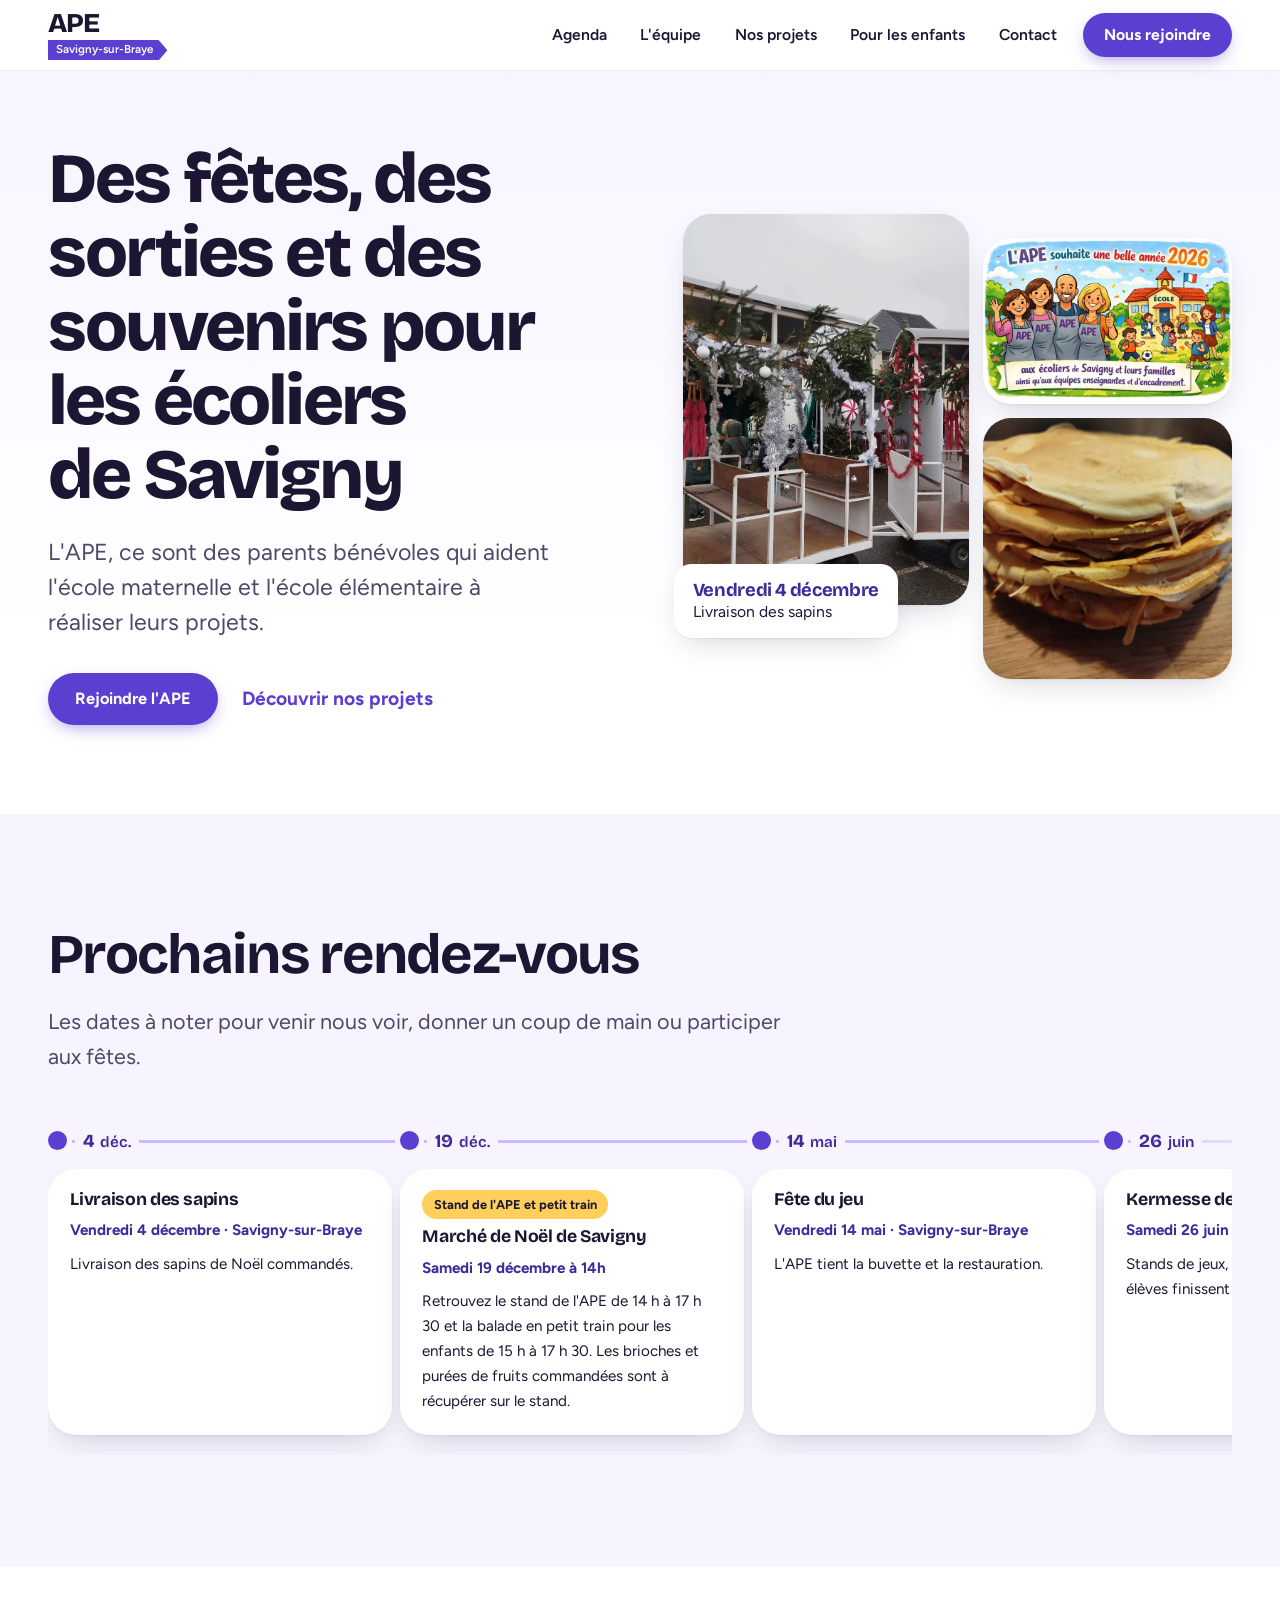
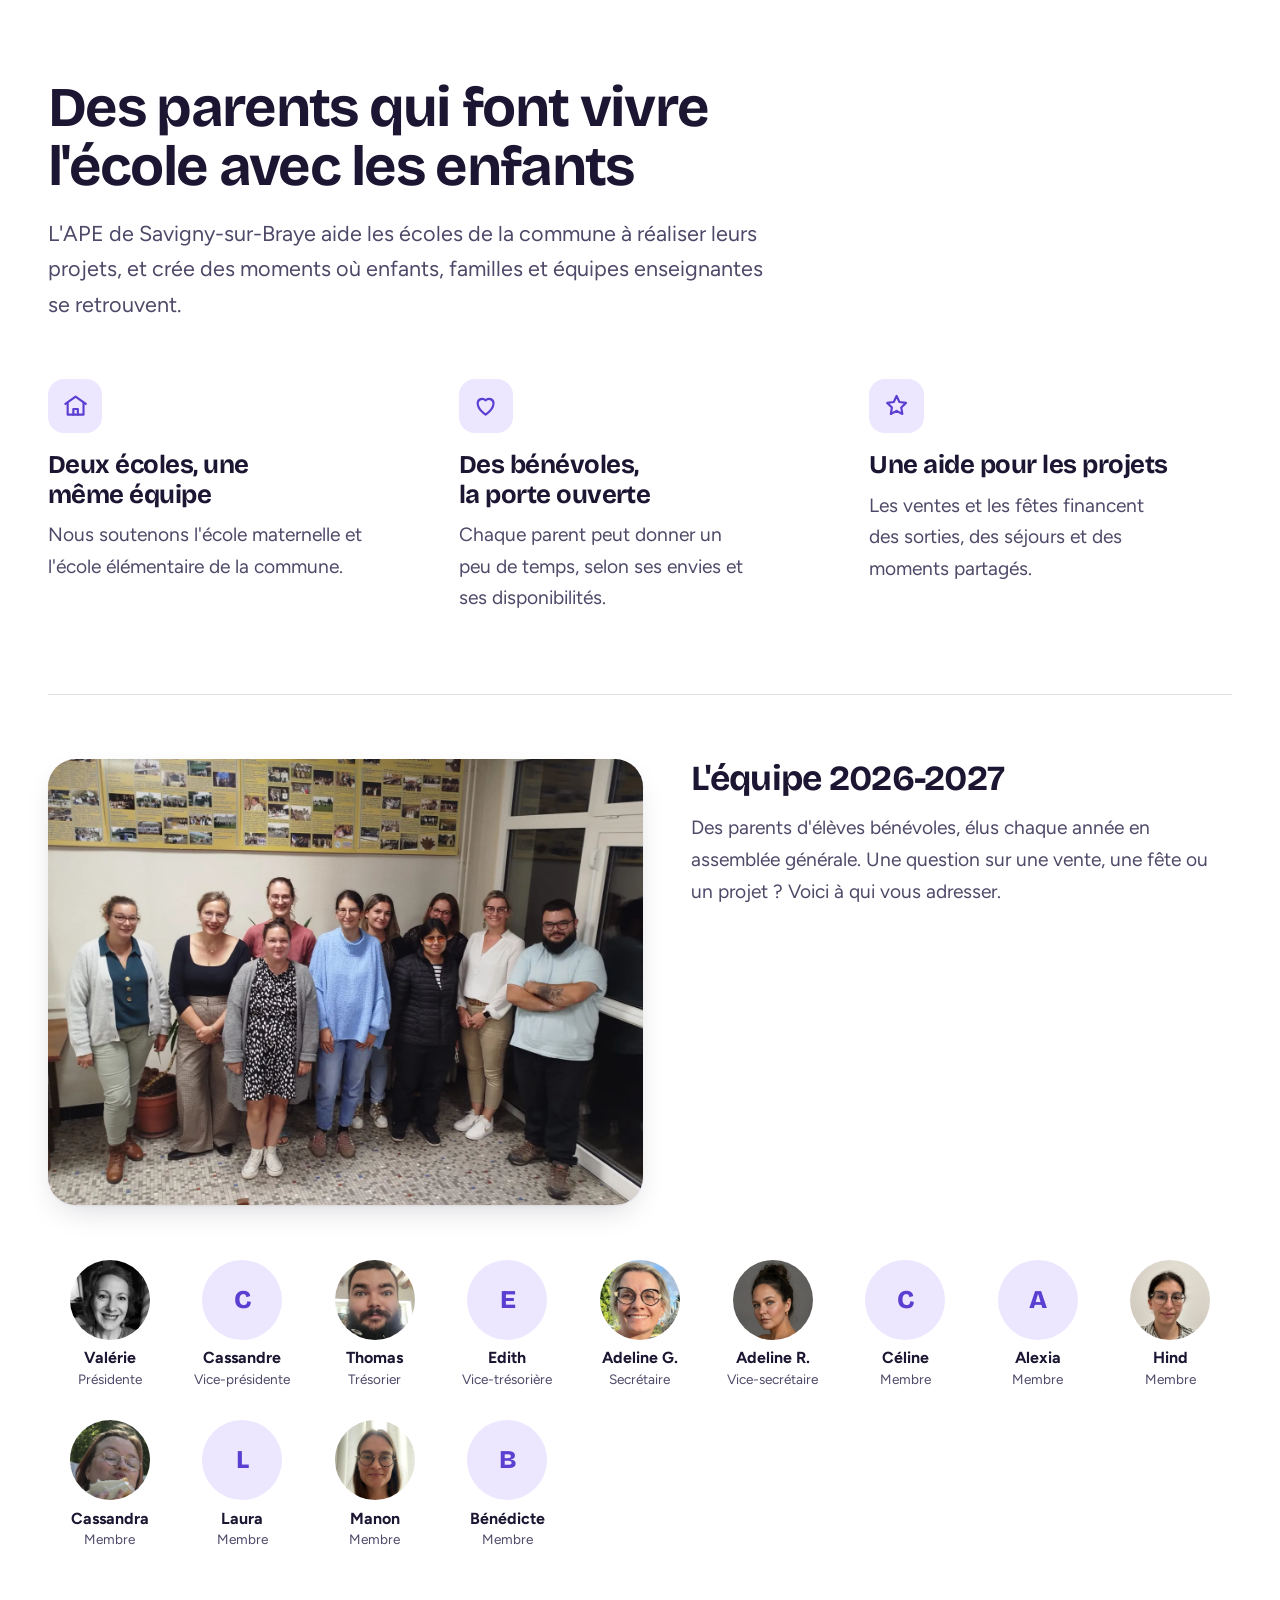
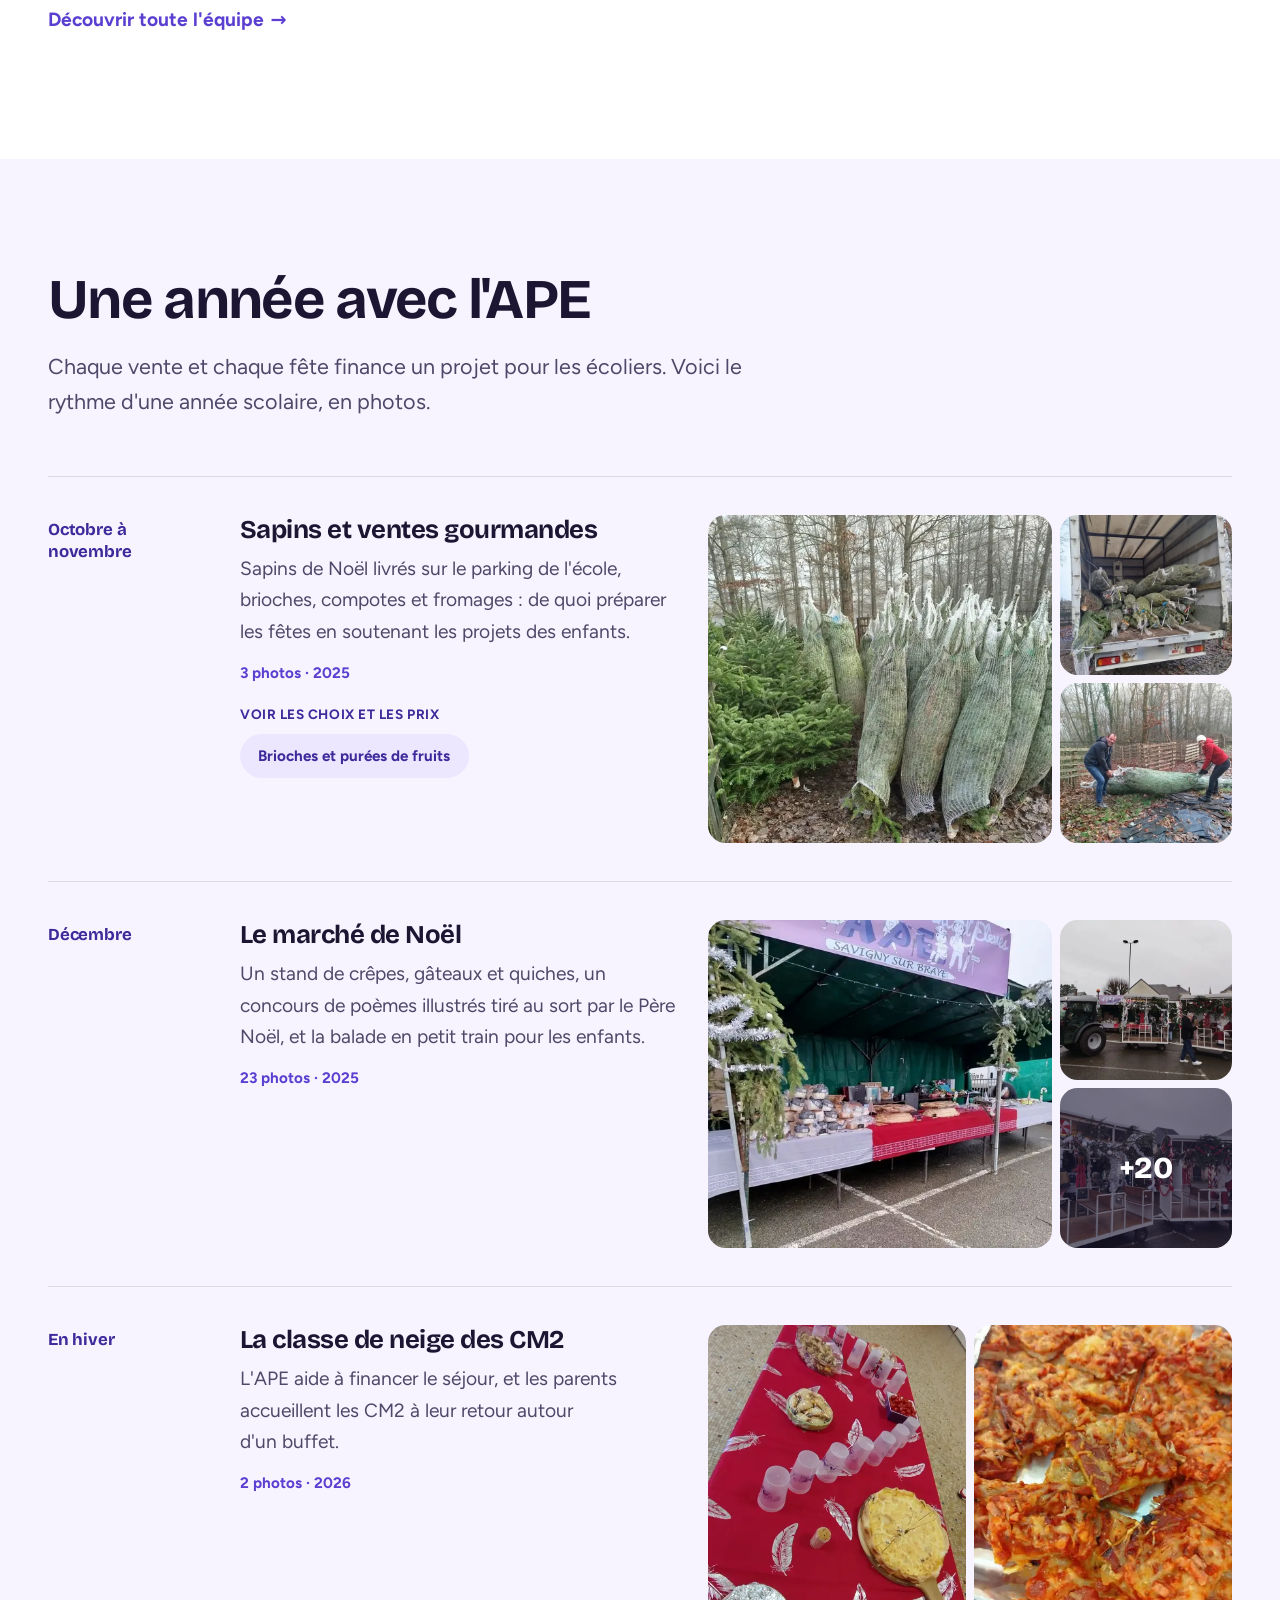
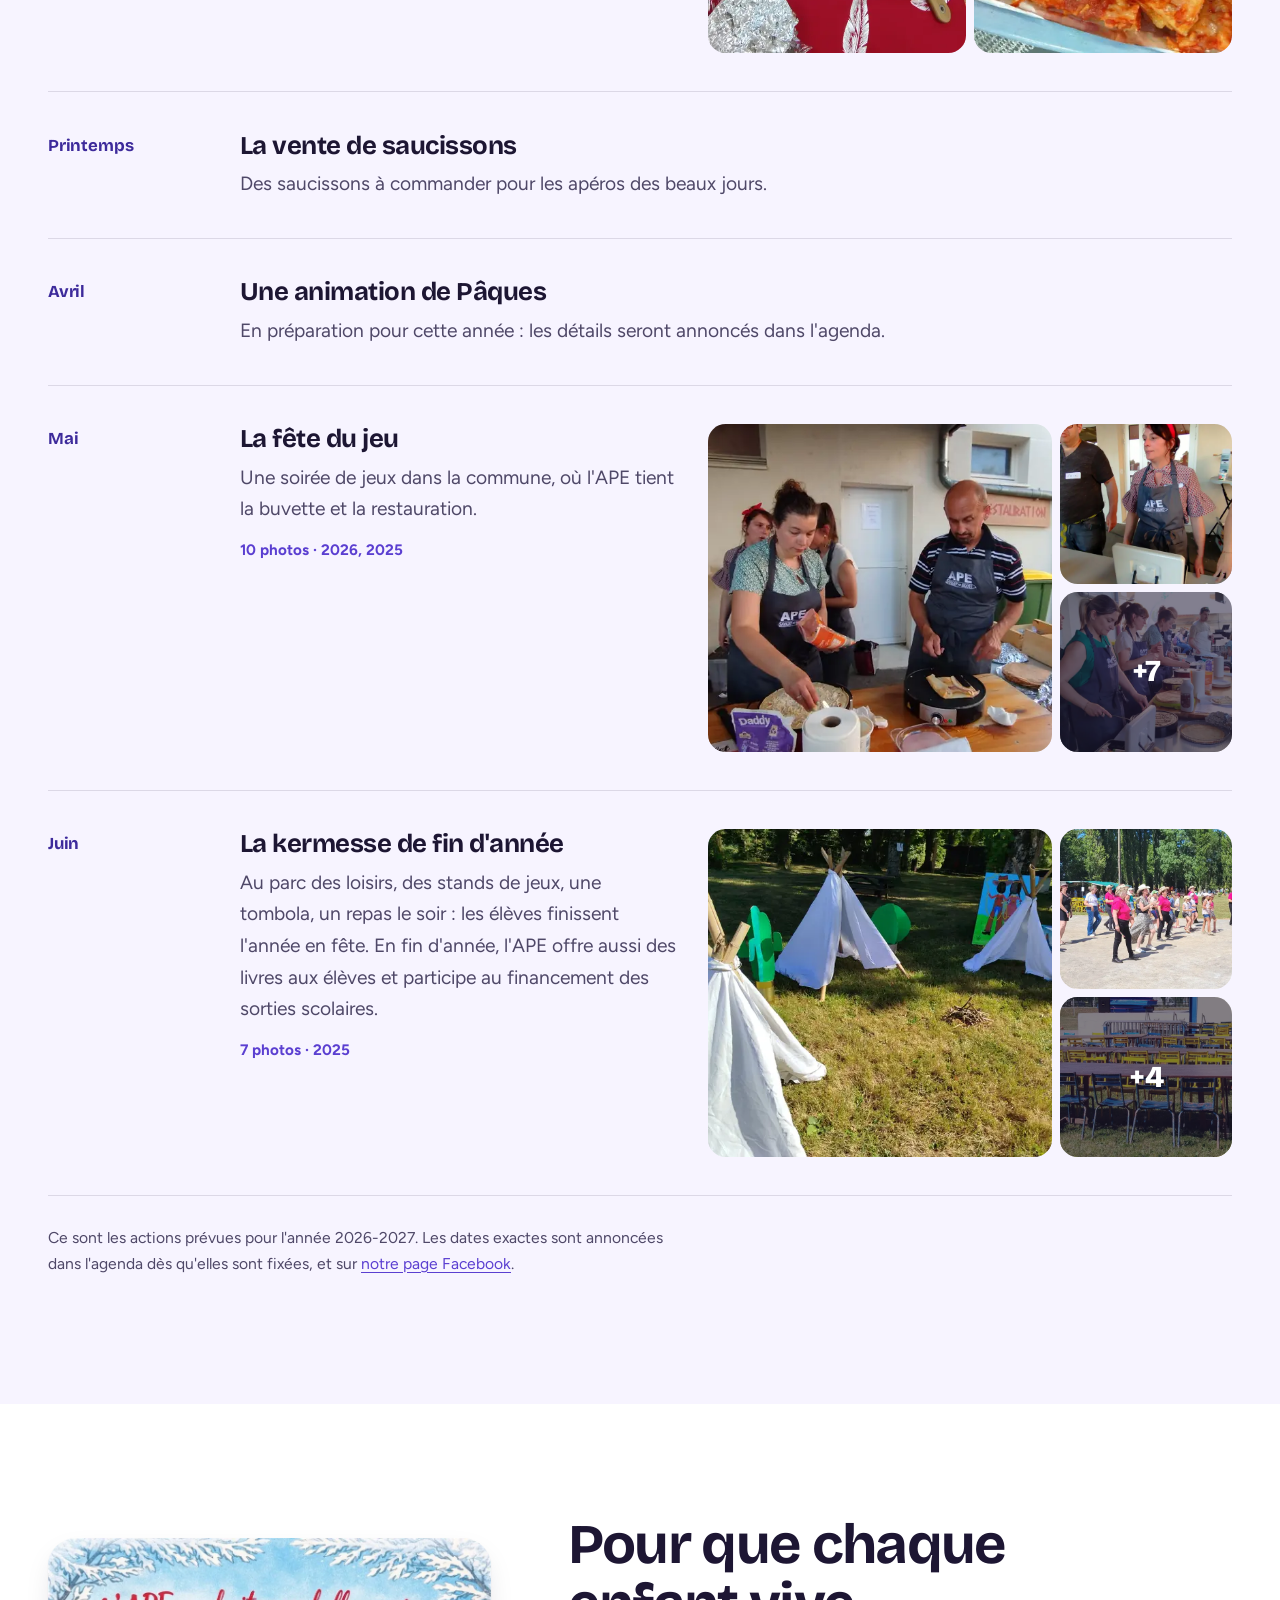
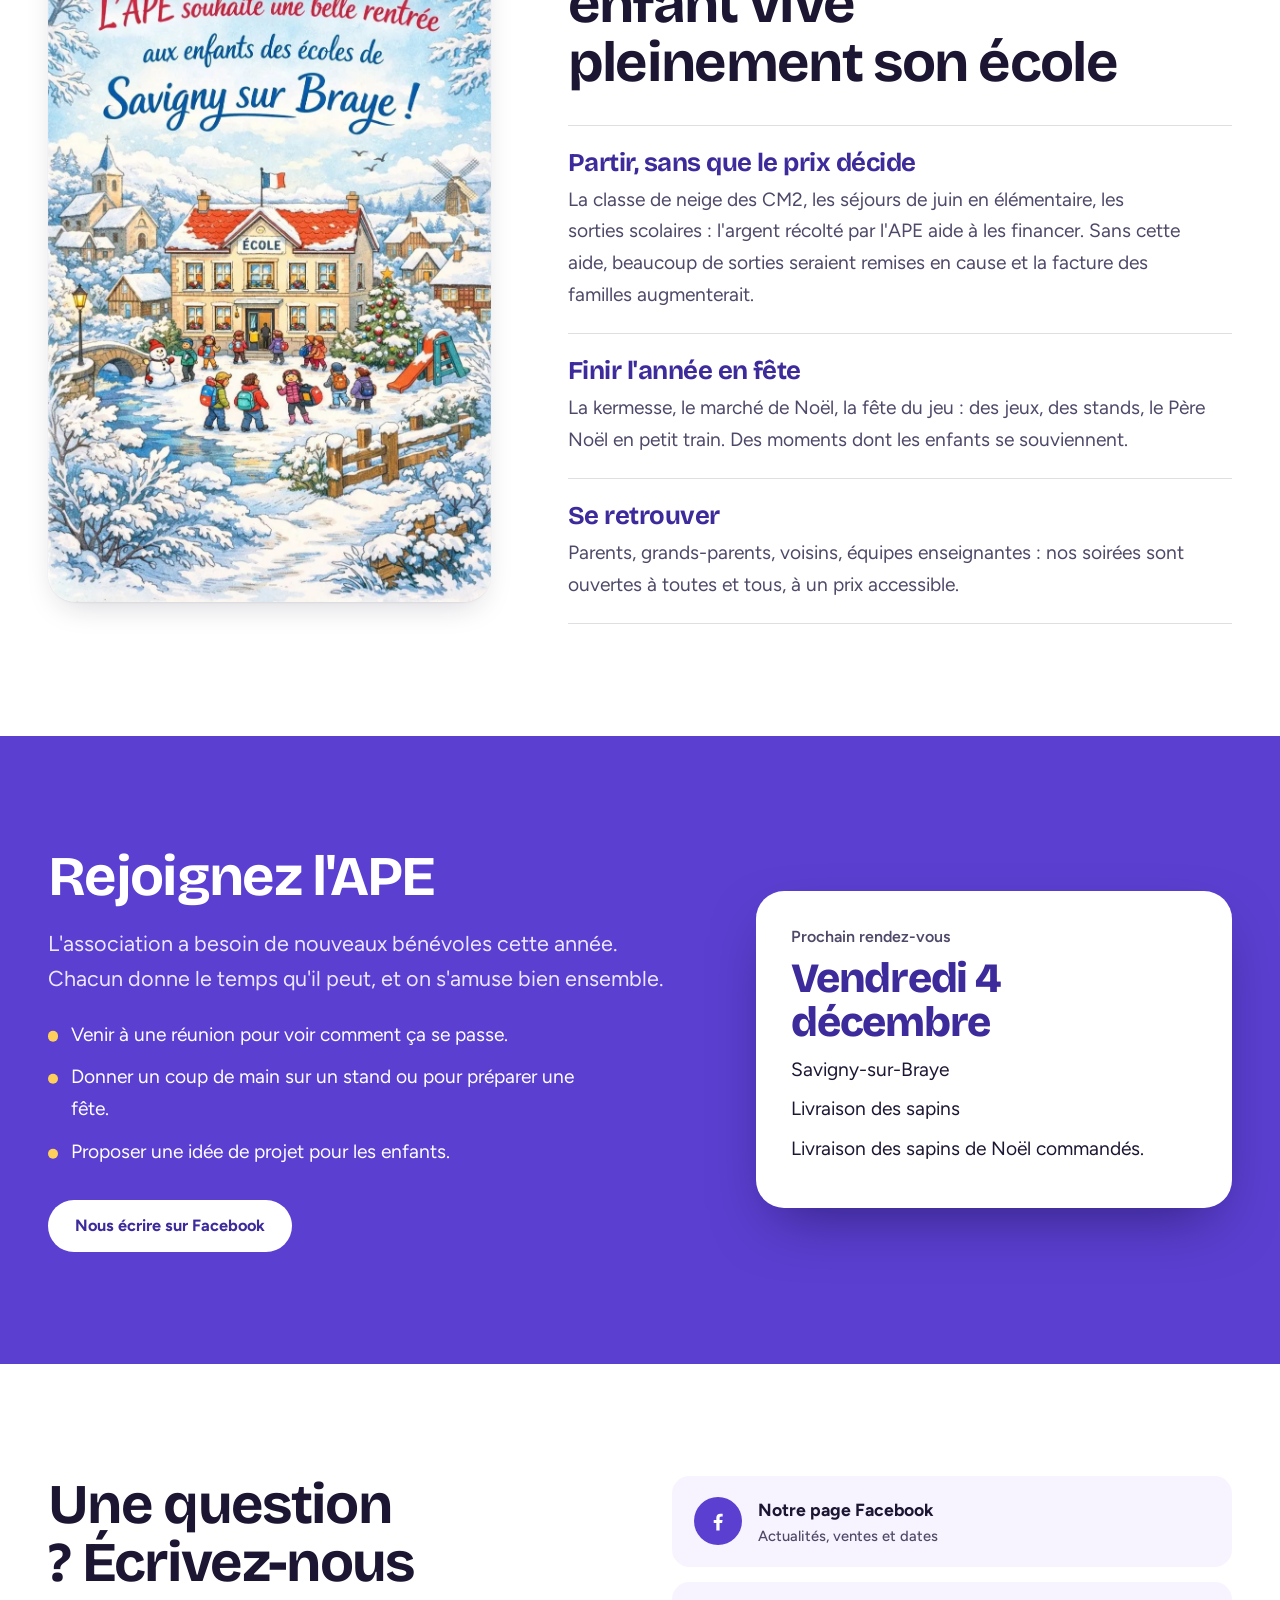
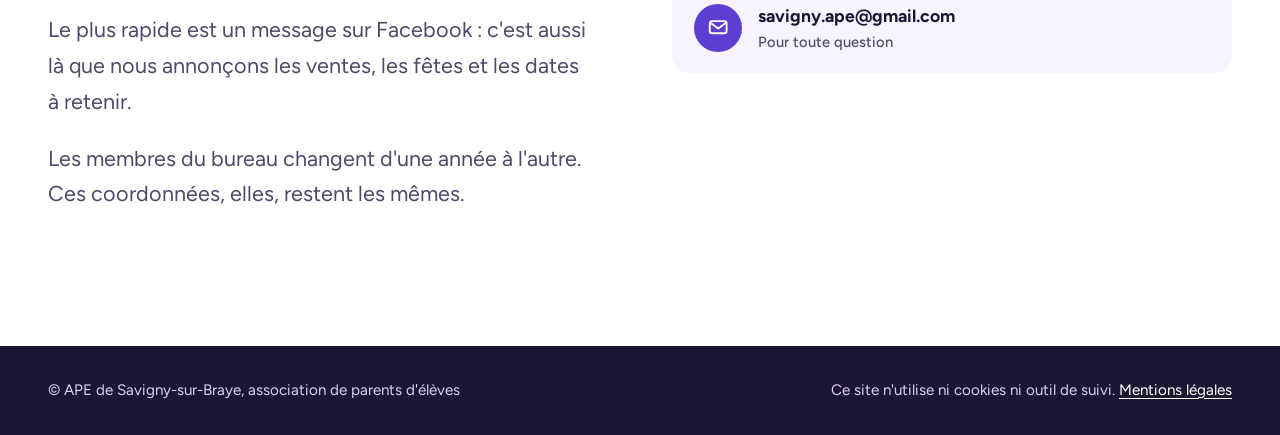
<file: index.html>
<!doctype html>
<html lang="fr">
<head>
  <meta charset="utf-8">
  <meta name="viewport" content="width=device-width, initial-scale=1">
  <title>APE de Savigny-sur-Braye – Association des parents d'élèves</title>
  <meta name="description" content="L'association des parents d'élèves de Savigny-sur-Braye finance les projets de l'école maternelle et de l'école élémentaire : sorties, séjours, fêtes. Rejoignez-nous !">
  <meta name="theme-color" content="#5b3fd1">
  <link rel="canonical" href="https://ape-savigny.fr/">
  <link rel="icon" href="favicon.ico" sizes="48x48">
  <link rel="icon" href="assets/favicon.svg" type="image/svg+xml">
  <link rel="icon" href="assets/favicon-192.png" type="image/png" sizes="192x192">
  <link rel="apple-touch-icon" href="assets/apple-touch-icon.png">
  <meta property="og:type" content="website">
  <meta property="og:locale" content="fr_FR">
  <meta property="og:title" content="APE de Savigny-sur-Braye">
  <meta property="og:description" content="Des parents bénévoles qui financent les sorties, les séjours et les fêtes des écoles de Savigny-sur-Braye.">
  <meta property="og:url" content="https://ape-savigny.fr/">
  <meta property="og:image" content="https://ape-savigny.fr/assets/img/petit-train.webp">
  <link rel="preload" href="assets/fonts/bricolage.woff2" as="font" type="font/woff2" crossorigin>
  <link rel="preload" href="assets/fonts/figtree.woff2" as="font" type="font/woff2" crossorigin>
  <link rel="stylesheet" href="assets/css/style.css">
  <script type="application/ld+json">
  {
    "@context": "https://schema.org",
    "@type": "Organization",
    "name": "APE de Savigny-sur-Braye",
    "alternateName": "Association des parents d'élèves de Savigny-sur-Braye",
    "url": "https://ape-savigny.fr/",
    "logo": "https://ape-savigny.fr/assets/favicon-192.png",
    "address": {
      "@type": "PostalAddress",
      "streetAddress": "Place de la Mairie",
      "postalCode": "41360",
      "addressLocality": "Savigny-sur-Braye",
      "addressCountry": "FR"
    },
    "sameAs": ["https://www.facebook.com/apesavigny/"]
  }
  </script>
  <script type="application/ld+json">
  {
    "@context": "https://schema.org",
    "@type": "WebSite",
    "name": "APE de Savigny-sur-Braye",
    "alternateName": ["APE Savigny", "ape-savigny.fr"],
    "url": "https://ape-savigny.fr/"
  }
  </script>
</head>
<body>
  <a class="skip" href="#contenu">Aller au contenu</a>

  <header class="site-header">
    <div class="wrap">
      <a class="brand" href="#top" aria-label="APE de Savigny-sur-Braye, retour en haut">
        <b>APE</b>
        <span>Savigny-sur-Braye</span>
      </a>
      <nav class="nav" aria-label="Navigation principale">
        <a href="#agenda">Agenda</a>
        <a href="#equipe">L'équipe</a>
        <a href="#projets">Nos projets</a>
        <a href="#enfants">Pour les enfants</a>
        <a href="#contact">Contact</a>
        <a class="btn" href="#rejoindre">Nous rejoindre</a>
      </nav>
    </div>
  </header>

  <main id="contenu">
    <div id="top"></div>

    <!-- Accueil -->
    <section class="hero">
      <div class="wrap">
        <div>
          <h1>Des fêtes, des sorties et des souvenirs pour les écoliers de Savigny</h1>
          <p class="lede">L'APE, ce sont des parents bénévoles qui aident l'école maternelle et l'école élémentaire à réaliser leurs projets.</p>
          <div class="actions">
            <a class="btn" href="#rejoindre">Rejoindre l'APE</a>
            <a class="link-arrow" href="#projets">Découvrir nos projets</a>
          </div>
        </div>

        <div class="collage">
          <figure class="c-train">
            <img src="assets/img/petit-train.webp" width="1400" height="1050" alt="Le petit train décoré pour le marché de Noël de Savigny-sur-Braye, prêt à embarquer les enfants.">
          </figure>
          <figure class="c-illu">
            <img src="assets/img/illu-annee.webp" width="1400" height="933" alt="Illustration : des parents de l'APE en tablier devant l'école, entourés d'enfants qui jouent.">
          </figure>
          <figure class="c-crepes">
            <img src="assets/img/crepes.webp" width="1050" height="1400" alt="Une pile de crêpes faites maison par les bénévoles de l'APE.">
          </figure>
          <div class="next-card" id="hero-next" hidden></div>
        </div>
      </div>
    </section>

    <!-- Prochains rendez-vous : à modifier dans data/agenda.js -->
    <section class="agenda" id="agenda" aria-labelledby="agenda-title">
      <div class="wrap">
        <div class="section-head">
          <h2 id="agenda-title">Prochains rendez-vous</h2>
          <p>Les dates à noter pour venir nous voir, donner un coup de main ou participer aux fêtes.</p>
        </div>
        <ol class="events" id="agenda-list">
          <li class="event-empty">Les prochaines dates sont annoncées sur <a href="https://www.facebook.com/apesavigny/" rel="noopener">notre page Facebook</a>.</li>
        </ol>
      </div>
    </section>

    <!-- Qui sommes-nous -->
    <section id="qui">
      <div class="wrap">
        <div class="section-head">
          <h2>Des parents qui font vivre l'école avec les enfants</h2>
          <p>L'APE de Savigny-sur-Braye aide les écoles de la commune à réaliser leurs projets, et crée des moments où enfants, familles et équipes enseignantes se retrouvent.</p>
        </div>
        <div class="pillars">
          <div class="pillar">
            <div class="icon" aria-hidden="true"><svg viewBox="0 0 24 24" fill="none" stroke="currentColor" stroke-width="1.9" stroke-linecap="round" stroke-linejoin="round"><path d="M3 10.5 12 4l9 6.5"/><path d="M5 9.5V20h14V9.5"/><path d="M10 20v-5h4v5"/></svg></div>
            <h3>Deux écoles, une même équipe</h3>
            <p>Nous soutenons l'école maternelle et l'école élémentaire de la commune.</p>
          </div>
          <div class="pillar">
            <div class="icon" aria-hidden="true"><svg viewBox="0 0 24 24" fill="none" stroke="currentColor" stroke-width="1.9" stroke-linecap="round" stroke-linejoin="round"><path d="M12 20s-7-4.4-7-10a4 4 0 0 1 7-2.6A4 4 0 0 1 19 10c0 5.6-7 10-7 10z"/></svg></div>
            <h3>Des bénévoles, la porte ouverte</h3>
            <p>Chaque parent peut donner un peu de temps, selon ses envies et ses disponibilités.</p>
          </div>
          <div class="pillar">
            <div class="icon" aria-hidden="true"><svg viewBox="0 0 24 24" fill="none" stroke="currentColor" stroke-width="1.9" stroke-linecap="round" stroke-linejoin="round"><path d="M12 3.5l2.5 5.3 5.8.8-4.2 4 1 5.8L12 16.7 6.9 19.4l1-5.8-4.2-4 5.8-.8z"/></svg></div>
            <h3>Une aide pour les projets</h3>
            <p>Les ventes et les fêtes financent des sorties, des séjours et des moments partagés.</p>
          </div>
        </div>
        <!-- L'équipe : à modifier dans data/equipe.js -->
        <div class="team" id="equipe">
          <figure class="team-group">
            <img id="team-group-img" src="assets/img/equipe/groupe-2026-2027.webp" width="1400" height="1050" loading="lazy" alt="Les bénévoles de l'APE pour l'année 2026-2027, réunis pour une photo de groupe.">
          </figure>
          <div class="team-intro">
            <h3 id="team-title">L'équipe 2026-2027</h3>
            <p>Des parents d'élèves bénévoles, élus chaque année en assemblée générale.<span id="team-ask" hidden> Une question sur une vente, une fête ou un projet ? Voici à qui vous adresser.</span></p>
          </div>
          <ul class="roster" id="team-roster" hidden></ul>
          <button class="link-arrow team-more" id="team-more" type="button" hidden>Découvrir toute l'équipe <span aria-hidden="true">→</span></button>
        </div>
      </div>
    </section>

    <!-- Nos projets : l'année de l'APE, avec les photos de chaque événement (albums dans data/albums.js) -->
    <section class="projects" id="projets" aria-labelledby="projets-title">
      <div class="wrap">
        <div class="section-head">
          <h2 id="projets-title">Une année avec l'APE</h2>
          <p>Chaque vente et chaque fête finance un projet pour les écoliers. Voici le rythme d'une année scolaire, en photos.</p>
        </div>

        <ol class="year">
          <li class="moment" data-album="vente-sapins">
            <p class="moment-when">Octobre à novembre</p>
            <div class="moment-text">
              <h3>Sapins et ventes gourmandes</h3>
              <p>Sapins de Noël livrés sur le parking de l'école, brioches, compotes et fromages : de quoi préparer les fêtes en soutenant les projets des enfants.</p>
            </div>
            <div class="moment-photos"></div>
          </li>
          <li class="moment" data-album="marche-noel">
            <p class="moment-when">Décembre</p>
            <div class="moment-text">
              <h3>Le marché de Noël</h3>
              <p>Un stand de crêpes, gâteaux et quiches, un concours de poèmes illustrés tiré au sort par le Père Noël, et la balade en petit train pour les enfants.</p>
            </div>
            <div class="moment-photos"></div>
          </li>
          <li class="moment" data-album="classe-neige">
            <p class="moment-when">En hiver</p>
            <div class="moment-text">
              <h3>La classe de neige des CM2</h3>
              <p>L'APE aide à financer le séjour, et les parents accueillent les CM2 à leur retour autour d'un buffet.</p>
            </div>
            <div class="moment-photos"></div>
          </li>
          <li class="moment" data-album="ventes-printemps">
            <p class="moment-when">Printemps</p>
            <div class="moment-text">
              <h3>La vente de saucissons</h3>
              <p>Des saucissons à commander pour les apéros des beaux jours.</p>
            </div>
            <div class="moment-photos"></div>
          </li>
          <li class="moment" data-album="paques">
            <p class="moment-when">Avril</p>
            <div class="moment-text">
              <h3>Une animation de Pâques</h3>
              <p>En préparation pour cette année : les détails seront annoncés dans l'agenda.</p>
            </div>
            <div class="moment-photos"></div>
          </li>
          <li class="moment" data-album="fete-du-jeu">
            <p class="moment-when">Mai</p>
            <div class="moment-text">
              <h3>La fête du jeu</h3>
              <p>Une soirée de jeux dans la commune, où l'APE tient la buvette et la restauration.</p>
            </div>
            <div class="moment-photos"></div>
          </li>
          <li class="moment" data-album="kermesse">
            <p class="moment-when">Juin</p>
            <div class="moment-text">
              <h3>La kermesse de fin d'année</h3>
              <p>Au parc des loisirs, des stands de jeux, une tombola, un repas le soir : les élèves finissent l'année en fête. En fin d'année, l'APE offre aussi des livres aux élèves et participe au financement des sorties scolaires.</p>
            </div>
            <div class="moment-photos"></div>
          </li>
        </ol>

        <p class="year-note">Ce sont les actions prévues pour l'année 2026-2027. Les dates exactes sont annoncées dans l'agenda dès qu'elles sont fixées, et sur <a href="https://www.facebook.com/apesavigny/" rel="noopener">notre page Facebook</a>.</p>
      </div>
    </section>

    <!-- Pour les enfants -->
    <section class="kids" id="enfants">
      <div class="wrap">
        <figure>
          <img src="assets/img/illu-rentree.webp" width="933" height="1400" alt="Illustration : l'école du village sous la neige, avec des enfants qui jouent dans la cour." loading="lazy">
        </figure>
        <div>
          <h2>Pour que chaque enfant vive pleinement son école</h2>
          <ul>
            <li>
              <h3>Partir, sans que le prix décide</h3>
              <p>La classe de neige des CM2, les séjours de juin en élémentaire, les sorties scolaires : l'argent récolté par l'APE aide à les financer. Sans cette aide, beaucoup de sorties seraient remises en cause et la facture des familles augmenterait.</p>
            </li>
            <li>
              <h3>Finir l'année en fête</h3>
              <p>La kermesse, le marché de Noël, la fête du jeu : des jeux, des stands, le Père Noël en petit train. Des moments dont les enfants se souviennent.</p>
            </li>
            <li>
              <h3>Se retrouver</h3>
              <p>Parents, grands-parents, voisins, équipes enseignantes : nos soirées sont ouvertes à toutes et tous, à un prix accessible.</p>
            </li>
          </ul>
        </div>
      </div>
    </section>

    <!-- Visionneuse des photos (remplie par assets/js/main.js) -->
    <dialog class="viewer" id="viewer" aria-labelledby="viewer-title">
      <div class="viewer-head">
        <div>
          <h2 id="viewer-title"></h2>
          <p class="viewer-meta" id="viewer-meta"></p>
        </div>
        <button class="viewer-close" type="button" aria-label="Fermer l'album"><svg viewBox="0 0 24 24" aria-hidden="true"><path d="M6 6l12 12M18 6 6 18"/></svg></button>
      </div>
      <figure class="viewer-stage">
        <img id="viewer-img" alt="">
        <figcaption id="viewer-caption"></figcaption>
        <button class="viewer-nav viewer-prev" type="button" aria-label="Photo précédente"><svg viewBox="0 0 24 24" aria-hidden="true"><path d="M15 5l-7 7 7 7"/></svg></button>
        <button class="viewer-nav viewer-next" type="button" aria-label="Photo suivante"><svg viewBox="0 0 24 24" aria-hidden="true"><path d="M9 5l7 7-7 7"/></svg></button>
      </figure>
      <ol class="viewer-strip" id="viewer-strip" aria-label="Toutes les photos de l'album"></ol>
    </dialog>

    <!-- Tiroir de l'équipe (rempli par assets/js/main.js depuis data/equipe.js) -->
    <dialog class="drawer" id="team-drawer" aria-labelledby="drawer-title">
      <div class="drawer-head">
        <h2 id="drawer-title">L'équipe</h2>
        <button class="drawer-close" type="button" aria-label="Fermer"><svg viewBox="0 0 24 24" aria-hidden="true"><path d="M6 6l12 12M18 6 6 18"/></svg></button>
      </div>
      <ul class="members" id="members-list"></ul>
    </dialog>

    <!-- Tiroir des ventes : choix et prix, en consultation (rempli par assets/js/main.js depuis data/ventes.js) -->
    <dialog class="drawer" id="sale-drawer" aria-labelledby="sale-title">
      <div class="drawer-head">
        <h2 id="sale-title">Choix et prix</h2>
        <button class="drawer-close" type="button" aria-label="Fermer"><svg viewBox="0 0 24 24" aria-hidden="true"><path d="M6 6l12 12M18 6 6 18"/></svg></button>
      </div>
      <div class="sales" id="sales-body"></div>
    </dialog>

    <!-- Rejoindre -->
    <section class="join" id="rejoindre">
      <div class="wrap">
        <div>
          <h2>Rejoignez l'APE</h2>
          <p class="lead">L'association a besoin de nouveaux bénévoles cette année. Chacun donne le temps qu'il peut, et on s'amuse bien ensemble.</p>
          <ul>
            <li>Venir à une réunion pour voir comment ça se passe.</li>
            <li>Donner un coup de main sur un stand ou pour préparer une fête.</li>
            <li>Proposer une idée de projet pour les enfants.</li>
          </ul>
          <a class="btn btn--light" href="https://www.facebook.com/apesavigny/" rel="noopener">Nous écrire sur Facebook</a>
        </div>

        <aside class="meeting" aria-labelledby="meeting-title">
          <h3 id="meeting-title">Prochain rendez-vous</h3>
          <div id="prochaine-reunion">
            <p>Les dates des réunions sont annoncées sur notre page Facebook. Toutes les personnes intéressées sont les bienvenues.</p>
          </div>
        </aside>
      </div>
    </section>

    <!-- Contact -->
    <section class="contact" id="contact">
      <div class="wrap">
        <div class="section-head" style="margin:0">
          <h2>Une question ? Écrivez-nous</h2>
          <p>Le plus rapide est un message sur Facebook : c'est aussi là que nous annonçons les ventes, les fêtes et les dates à retenir.</p>
          <p class="contact-note">Les membres du bureau changent d'une année à l'autre. Ces coordonnées, elles, restent les mêmes.</p>
        </div>
        <div class="contact-links">
          <a class="contact-link" href="https://www.facebook.com/apesavigny/" rel="noopener">
            <span class="icon" aria-hidden="true"><svg viewBox="0 0 24 24"><path fill="currentColor" d="M13.5 22v-8h2.7l.5-3.3h-3.2V8.6c0-.9.4-1.7 1.8-1.7h1.5V4.1S15.5 3.9 14.3 3.9c-2.6 0-4.3 1.6-4.3 4.4v2.4H7.2V14H10v8z"/></svg></span>
            <span>Notre page Facebook<small>Actualités, ventes et dates</small></span>
          </a>
          <a class="contact-link" href="mailto:savigny.ape@gmail.com">
            <span class="icon" aria-hidden="true"><svg viewBox="0 0 24 24" fill="none" stroke="currentColor" stroke-width="2" stroke-linejoin="round" stroke-linecap="round"><rect x="3" y="5.5" width="18" height="13" rx="2.5"/><path d="m4 7.5 8 6 8-6"/></svg></span>
            <span>savigny.ape@gmail.com<small>Pour toute question</small></span>
          </a>
        </div>
      </div>
    </section>
  </main>

  <footer class="site-footer">
    <div class="wrap">
      <p>© APE de Savigny-sur-Braye, association de parents d'élèves</p>
      <p>Ce site n'utilise ni cookies ni outil de suivi. <a href="mentions-legales.html">Mentions légales</a></p>
    </div>
  </footer>

  <script src="data/agenda.js"></script>
  <script src="data/albums.js"></script>
  <script src="data/equipe.js"></script>
  <script src="data/ventes.js"></script>
  <script src="assets/js/main.js"></script>
</body>
</html>
</file>
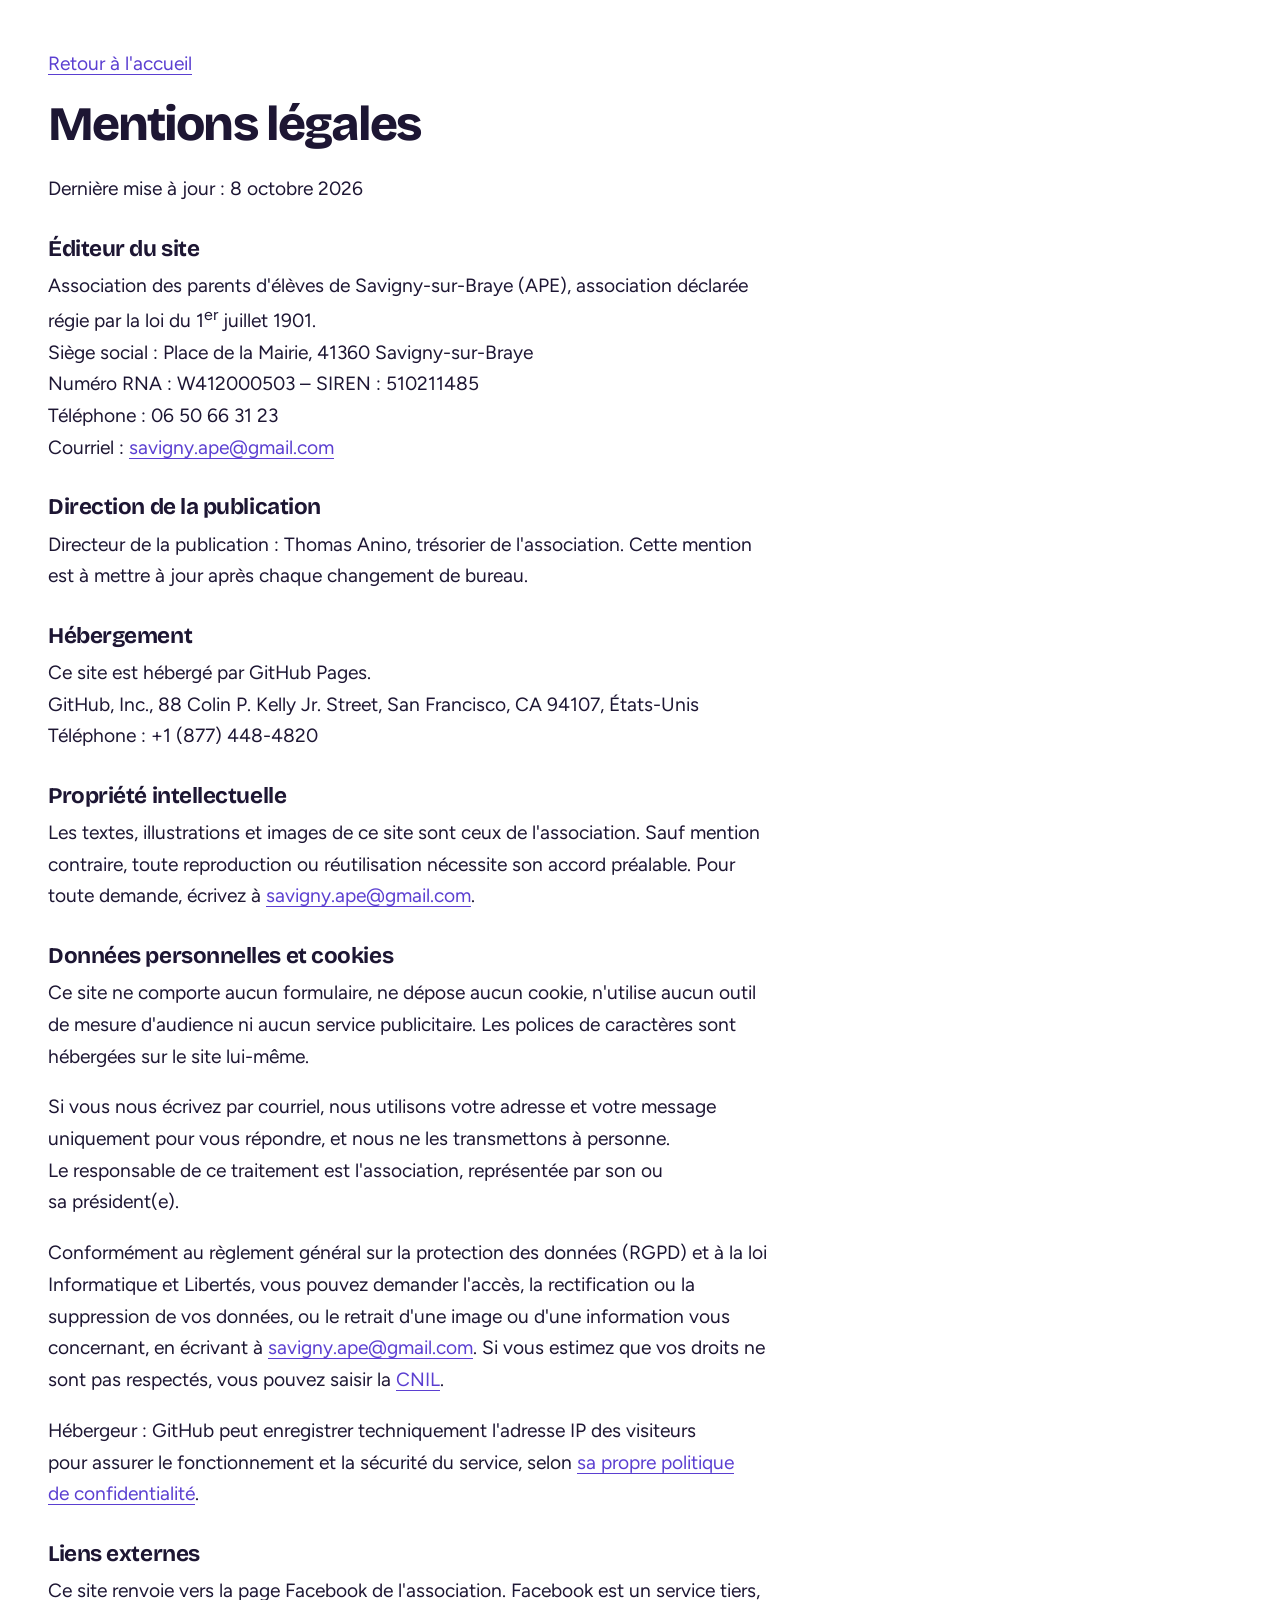
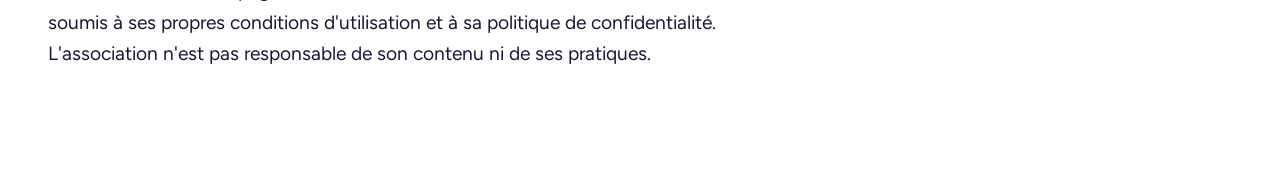
<file: mentions-legales.html>
<!doctype html>
<html lang="fr">
<head>
  <meta charset="utf-8">
  <meta name="viewport" content="width=device-width, initial-scale=1">
  <title>Mentions légales – APE de Savigny-sur-Braye</title>
  <meta name="robots" content="noindex">
  <link rel="icon" href="favicon.ico" sizes="48x48">
  <link rel="icon" href="assets/favicon.svg" type="image/svg+xml">
  <link rel="icon" href="assets/favicon-192.png" type="image/png" sizes="192x192">
  <link rel="apple-touch-icon" href="assets/apple-touch-icon.png">
  <link rel="stylesheet" href="assets/css/style.css">
</head>
<body>
  <main class="page"><div class="wrap">
    <p><a href="index.html">Retour à l'accueil</a></p>
    <h1>Mentions légales</h1>
    <p>Dernière mise à jour : 8 octobre 2026</p>

    <h2>Éditeur du site</h2>
    <p>
      Association des parents d'élèves de Savigny-sur-Braye (APE), association déclarée régie par la loi du 1<sup>er</sup> juillet 1901.<br>
      Siège social : Place de la Mairie, 41360 Savigny-sur-Braye<br>
      Numéro RNA : W412000503 – SIREN : 510211485<br>
      Téléphone : 06 50 66 31 23<br>
      Courriel : <a href="mailto:savigny.ape@gmail.com">savigny.ape@gmail.com</a>
    </p>

    <h2>Direction de la publication</h2>
    <p>Directeur de la publication : Thomas Anino, trésorier de l'association. Cette mention est à mettre à jour après chaque changement de bureau.</p>

    <h2>Hébergement</h2>
    <p>
      Ce site est hébergé par GitHub Pages.<br>
      GitHub, Inc., 88 Colin P. Kelly Jr. Street, San Francisco, CA 94107, États-Unis<br>
      Téléphone : +1 (877) 448-4820
    </p>

    <h2>Propriété intellectuelle</h2>
    <p>Les textes, illustrations et images de ce site sont ceux de l'association. Sauf mention contraire, toute reproduction ou réutilisation nécessite son accord préalable. Pour toute demande, écrivez à <a href="mailto:savigny.ape@gmail.com">savigny.ape@gmail.com</a>.</p>

    <h2>Données personnelles et cookies</h2>
    <p>Ce site ne comporte aucun formulaire, ne dépose aucun cookie, n'utilise aucun outil de mesure d'audience ni aucun service publicitaire. Les polices de caractères sont hébergées sur le site lui-même.</p>
    <p>Si vous nous écrivez par courriel, nous utilisons votre adresse et votre message uniquement pour vous répondre, et nous ne les transmettons à personne. Le responsable de ce traitement est l'association, représentée par son ou sa président(e).</p>
    <p>Conformément au règlement général sur la protection des données (RGPD) et à la loi Informatique et Libertés, vous pouvez demander l'accès, la rectification ou la suppression de vos données, ou le retrait d'une image ou d'une information vous concernant, en écrivant à <a href="mailto:savigny.ape@gmail.com">savigny.ape@gmail.com</a>. Si vous estimez que vos droits ne sont pas respectés, vous pouvez saisir la <a href="https://www.cnil.fr/fr/plaintes" rel="noopener">CNIL</a>.</p>
    <p>Hébergeur : GitHub peut enregistrer techniquement l'adresse IP des visiteurs pour assurer le fonctionnement et la sécurité du service, selon <a href="https://docs.github.com/fr/site-policy/privacy-policies/github-general-privacy-statement" rel="noopener">sa propre politique de confidentialité</a>.</p>

    <h2>Liens externes</h2>
    <p>Ce site renvoie vers la page Facebook de l'association. Facebook est un service tiers, soumis à ses propres conditions d'utilisation et à sa politique de confidentialité. L'association n'est pas responsable de son contenu ni de ses pratiques.</p>
  </div></main>
</body>
</html>
</file>
<file: assets/css/style.css>
/* APE de Savigny-sur-Braye — feuille de style unique, sans dépendance */

@font-face {
  font-family: "Bricolage Grotesque";
  src: url("../fonts/bricolage.woff2") format("woff2");
  font-weight: 200 800;
  font-display: swap;
}
@font-face {
  font-family: "Figtree";
  src: url("../fonts/figtree.woff2") format("woff2");
  font-weight: 300 900;
  font-display: swap;
}

:root {
  --ink: #1d1633;
  --muted: #4f4868;
  --violet: #5b3fd1;
  --violet-deep: #3d2a9b;
  --lilac-50: #f7f4ff;
  --lilac-100: #ece6ff;
  --lilac-300: #c9bcff;
  --sun: #ffcf5c;
  --white: #fff;

  --display: "Bricolage Grotesque", "Avenir Next", system-ui, sans-serif;
  --body: "Figtree", "Avenir Next", system-ui, sans-serif;

  --gutter: clamp(1.25rem, 4.5vw, 3rem);
  --wrap: 74rem;
  --r-lg: 1.75rem;
  --r-md: 1.1rem;
  --shadow: 0 1px 2px rgb(29 22 51 / 0.06), 0 12px 32px -12px rgb(29 22 51 / 0.22);
}

*, *::before, *::after { box-sizing: border-box; }

html { scroll-behavior: smooth; scroll-padding-top: 5.5rem; -webkit-text-size-adjust: 100%; }

body {
  margin: 0;
  background: var(--white);
  color: var(--ink);
  font-family: var(--body);
  font-size: clamp(1.05rem, 1rem + 0.25vw, 1.2rem);
  line-height: 1.65;
  -webkit-font-smoothing: antialiased;
}

img { display: block; max-width: 100%; height: auto; }

h1, h2, h3 {
  font-family: var(--display);
  font-weight: 700;
  line-height: 1.05;
  letter-spacing: -0.03em;
  margin: 0;
  text-wrap: balance;
}
h1 { font-size: clamp(2.5rem, 1.4rem + 4vw, 4.4rem); font-weight: 800; letter-spacing: -0.04em; }
h2 { font-size: clamp(2rem, 1.3rem + 3vw, 3.5rem); }
h3 { font-size: clamp(1.25rem, 1.1rem + 0.7vw, 1.6rem); letter-spacing: -0.02em; line-height: 1.15; }

p { margin: 0 0 1em; max-width: 60ch; text-wrap: pretty; }
a { color: var(--violet); text-underline-offset: 0.22em; }
a:hover { color: var(--violet-deep); }

:focus-visible { outline: 3px solid var(--violet); outline-offset: 3px; border-radius: 6px; }

.wrap { width: min(100% - 2 * var(--gutter), var(--wrap)); margin-inline: auto; }

.skip {
  position: absolute; left: 1rem; top: -4rem; z-index: 100;
  background: var(--ink); color: #fff; padding: 0.7rem 1rem; border-radius: 0.6rem;
}
.skip:focus { top: 1rem; color: #fff; }

/* ---------- Boutons ---------- */
.btn {
  display: inline-flex; align-items: center; justify-content: center; gap: 0.6rem;
  min-height: 3.25rem; padding: 0.75rem 1.7rem;
  border-radius: 999px; border: 0;
  background: var(--violet); color: #fff;
  font: 700 1.02rem/1.2 var(--body); text-decoration: none;
  transition: background 0.15s ease, transform 0.15s ease, box-shadow 0.15s ease;
  box-shadow: 0 6px 18px -6px rgb(91 63 209 / 0.6);
}
.btn:hover { background: var(--violet-deep); color: #fff; transform: translateY(-1px); }
.btn--light { background: #fff; color: var(--violet-deep); box-shadow: none; }
.btn--light:hover { background: var(--lilac-100); color: var(--violet-deep); }
.btn--soft { background: var(--lilac-100); color: var(--violet-deep); box-shadow: none; }
.btn--soft:hover { background: var(--lilac-300); color: var(--ink); }
.btn svg { width: 1.25em; height: 1.25em; flex: none; }
.link-arrow { font-weight: 700; text-decoration: none; display: inline-flex; gap: 0.4rem; align-items: center; padding: 0.7rem 0.3rem; }
.link-arrow:hover { text-decoration: underline; }

/* ---------- En-tête ---------- */
.site-header {
  position: sticky; top: 0; z-index: 50;
  background: rgb(255 255 255 / 0.86);
  backdrop-filter: saturate(1.4) blur(14px);
  border-bottom: 1px solid rgb(29 22 51 / 0.08);
}
.site-header .wrap { display: flex; align-items: center; justify-content: space-between; min-height: 4.4rem; gap: 1rem; }

/* wordmark : « APE » + étiquette en forme de crayon, comme sur les tabliers */
.brand { display: flex; flex-direction: column; text-decoration: none; color: var(--ink); line-height: 1; gap: 0.18rem; }
.brand b { font: 800 1.7rem/1 var(--display); letter-spacing: -0.04em; }
.brand span {
  font: 600 0.72rem/1 var(--body); color: #fff; background: var(--violet);
  padding: 0.28rem 0.9rem 0.28rem 0.5rem;
  clip-path: polygon(0 0, calc(100% - 0.55rem) 0, 100% 50%, calc(100% - 0.55rem) 100%, 0 100%);
}
.nav { display: flex; align-items: center; gap: 0.2rem; }
.nav a:not(.btn) { padding: 0.55rem 0.95rem; border-radius: 999px; text-decoration: none; color: var(--ink); font-weight: 600; font-size: 0.98rem; }
.nav a:not(.btn):hover { background: var(--lilac-50); color: var(--violet-deep); }
.nav .btn { min-height: 2.75rem; padding: 0.4rem 1.3rem; font-size: 0.98rem; margin-left: 0.5rem; }
@media (max-width: 52rem) { .nav a:not(.btn) { display: none; } }

/* ---------- Accueil ---------- */
.hero { padding-block: clamp(2rem, 6vw, 4.5rem) clamp(3rem, 7vw, 5.5rem); background: linear-gradient(180deg, var(--lilac-50), #fff 78%); }
.hero .wrap { display: grid; gap: clamp(2rem, 5vw, 4rem); align-items: center; }
@media (min-width: 62rem) { .hero .wrap { grid-template-columns: 1.02fr 0.98fr; } }
.hero .lede { font-size: clamp(1.2rem, 1.1rem + 0.5vw, 1.45rem); line-height: 1.5; color: var(--muted); margin-top: 1.4rem; max-width: 34ch; }
.hero .actions { display: flex; flex-wrap: wrap; gap: 0.6rem 1.2rem; margin-top: 2rem; align-items: center; }

.collage { position: relative; display: grid; grid-template-columns: 1.15fr 1fr; grid-template-rows: auto auto; gap: 0.9rem; }
.collage figure { margin: 0; overflow: hidden; border-radius: var(--r-lg); background: var(--lilac-100); box-shadow: var(--shadow); }
.collage img { width: 100%; height: 100%; object-fit: cover; }
.collage .c-train { grid-row: 1 / 3; aspect-ratio: 3 / 4.1; }
.collage .c-illu { aspect-ratio: 3 / 2; }
.collage .c-crepes { aspect-ratio: 1 / 1.05; }
.collage .c-train img { object-position: 38% 50%; }
@media (min-width: 62rem) { .collage .c-illu { transform: translateY(1.5rem); } .collage .c-crepes { transform: translateY(1.5rem); } }

.next-card {
  position: absolute; left: -0.6rem; bottom: 1.1rem; max-width: 17rem;
  background: #fff; border-radius: var(--r-md); padding: 0.95rem 1.2rem;
  box-shadow: var(--shadow); font-size: 0.98rem; line-height: 1.35;
}
.next-card strong { display: block; font: 700 1.15rem/1.2 var(--display); letter-spacing: -0.02em; color: var(--violet-deep); }
.next-card[hidden] { display: none; }
@media (max-width: 40rem) { .next-card { left: 0.6rem; right: 0.6rem; max-width: none; bottom: 0.6rem; } }

/* ---------- Sections ---------- */
section { padding-block: clamp(3.5rem, 9vw, 7rem); }
.section-head { max-width: 46rem; margin-bottom: clamp(2rem, 5vw, 3.5rem); }
.section-head p { font-size: clamp(1.15rem, 1.05rem + 0.5vw, 1.35rem); color: var(--muted); margin-top: 1.2rem; }

/* Agenda */
.agenda { background: var(--lilac-50); }
.events { list-style: none; margin: 0; padding: 0 0.5rem 1.25rem; display: flex; overflow-x: auto; scroll-snap-type: x proximity; -webkit-overflow-scrolling: touch; }
.event { position: relative; flex: 0 0 clamp(17rem, 28vw, 22rem); padding: 2.4rem 0.5rem 0 0; scroll-snap-align: start; }
.event::before { content: ""; position: absolute; top: 0.55rem; left: 0; right: 0; height: 3px; background: var(--lilac-300); }
.event::after { content: ""; position: absolute; top: 0; left: 0; width: 1.2rem; height: 1.2rem; border-radius: 50%; background: var(--violet); box-shadow: 0 0 0 5px var(--lilac-50); }
.event:last-child::before { right: auto; width: 60%; background: linear-gradient(90deg, var(--lilac-300), transparent); }
.event-date { position: absolute; top: -0.15rem; left: 1.7rem; display: flex; gap: 0.35rem; align-items: baseline; color: var(--violet-deep); font: 800 1.15rem/1 var(--display); background: var(--lilac-50); padding: 0.2rem 0.5rem; }
.event-date span { font-weight: 600; font-size: 0.95rem; }
.event-card { display: flex; flex-direction: column; gap: 0.5rem; align-items: flex-start; background: #fff; border-radius: var(--r-lg); padding: 1.3rem 1.4rem; box-shadow: var(--shadow); height: 100%; }
.event-card--image { position: relative; isolation: isolate; overflow: hidden; }
.event-bg { position: absolute; inset: 0; z-index: -1; background: center / cover no-repeat; opacity: 0.12; }
.event-card .btn { margin-top: 0.3rem; }
.event-tag { display: inline-block; background: var(--sun); color: var(--ink); font-size: 0.8rem; font-weight: 700; padding: 0.25rem 0.7rem; border-radius: 99px; }
.event-card h3 { margin: 0; font-size: 1.1rem; }
.event-when { font-weight: 700; color: var(--violet-deep); font-size: 0.95rem; margin: 0; }
.event-card p { margin: 0; font-size: 0.95rem; max-width: none; }
.events-hint { margin: 0.25rem 0 0; font-size: 0.85rem; color: var(--muted); }
.event-empty { flex: 1; background: #fff; border-radius: var(--r-lg); padding: 1.4rem 1.6rem; color: var(--muted); }

/* Qui sommes-nous */
.pillars { display: grid; gap: clamp(1.8rem, 4vw, 3rem); }
@media (min-width: 52rem) { .pillars { grid-template-columns: repeat(3, 1fr); } }
.pillar .icon { display: grid; place-items: center; width: 3.4rem; height: 3.4rem; border-radius: 1rem; background: var(--lilac-100); color: var(--violet); margin-bottom: 1.1rem; }
.pillar .icon svg { width: 1.7rem; height: 1.7rem; }
.pillar h3 { margin-bottom: 0.6rem; }
.pillar p { color: var(--muted); margin: 0; }

/* Nos projets */
.projects { background: var(--lilac-50); }
.year { list-style: none; margin: 0; padding: 0; }
.moment {
  display: grid; gap: 0.6rem 1.5rem; padding-block: clamp(1.6rem, 3.5vw, 2.4rem);
  border-top: 1px solid rgb(29 22 51 / 0.12);
}
.moment:last-child { border-bottom: 1px solid rgb(29 22 51 / 0.12); }
@media (min-width: 56rem) {
  .moment { grid-template-columns: 10rem minmax(0, 1fr) minmax(0, 1.2fr); gap: 2rem; align-items: start; }
  .moment--plain .moment-text { grid-column: 2 / 4; }
}
.moment-when { margin: 0; font: 700 1.05rem/1.3 var(--display); letter-spacing: -0.01em; color: var(--violet-deep); padding-top: 0.25rem; }
.moment-text h3 { margin-bottom: 0.5rem; }
.moment-text p { margin: 0; color: var(--muted); max-width: 44ch; }
.moment--plain .moment-text p { max-width: 60ch; }
.moment .moment-count { margin-top: 0.8rem; font-size: 0.95rem; font-weight: 700; color: var(--violet); }

/* jusqu'à trois photos : une grande, deux petites empilées */
.moment-photos { display: grid; gap: 0.5rem; grid-template-columns: 2fr 1fr; grid-template-rows: 1fr 1fr; aspect-ratio: 16 / 10; margin-top: 0.6rem; }
@media (min-width: 56rem) { .moment-photos { margin-top: 0; } }
.moment-photos--1, .moment-photos:has(> img:only-child) { grid-template-columns: 1fr; grid-template-rows: 1fr; }
.moment-photos--2 { grid-template-columns: 1fr 1fr; grid-template-rows: 1fr; }
.moment-photos--3 > :first-child { grid-row: 1 / 3; }
.moment-photos > img, .moment-photos button { width: 100%; height: 100%; min-height: 0; border-radius: var(--r-md); overflow: hidden; }
.moment-photos > img { object-fit: cover; }
.moment-photos button { position: relative; display: block; padding: 0; border: 0; cursor: pointer; background: var(--lilac-100); }
.moment-photos button img { width: 100%; height: 100%; object-fit: cover; transition: transform 0.6s ease; }
.moment-photos button:hover img { transform: scale(1.04); }
.moment-more {
  position: absolute; inset: 0; display: grid; place-items: center;
  background: rgb(29 22 51 / 0.55); color: #fff; font: 800 clamp(1.4rem, 1.1rem + 1vw, 1.9rem)/1 var(--display);
}
.moment-photos button:hover .moment-more { background: rgb(29 22 51 / 0.42); }
.year-note { margin-top: 1.8rem; font-size: 0.98rem; color: var(--muted); max-width: 64ch; }

/* Pour les enfants */
.kids .wrap { display: grid; gap: clamp(2rem, 6vw, 5rem); align-items: center; }
@media (min-width: 56rem) { .kids .wrap { grid-template-columns: 0.8fr 1.2fr; } }
.kids figure { margin: 0; border-radius: var(--r-lg); overflow: hidden; box-shadow: var(--shadow); max-width: 28rem; }
.kids ul { list-style: none; margin: 2rem 0 0; padding: 0; }
.kids li { padding-block: 1.4rem; border-top: 1px solid rgb(29 22 51 / 0.14); }
.kids li:last-child { border-bottom: 1px solid rgb(29 22 51 / 0.14); }
.kids li h3 { margin-bottom: 0.4rem; color: var(--violet-deep); }
.kids li p { margin: 0; color: var(--muted); }

/* Visionneuse */
.viewer {
  width: 100%; height: 100%; max-width: none; max-height: none; margin: 0; padding: 0; border: 0;
  background: rgb(14 9 30 / 0.97); color: #fff;
  display: none; grid-template-rows: auto 1fr auto; overscroll-behavior: contain;
}
.viewer[open] { display: grid; }
.viewer::backdrop { background: rgb(14 9 30 / 0.8); }
.viewer-head { display: flex; align-items: flex-start; justify-content: space-between; gap: 1rem; padding: 1rem var(--gutter) 0.5rem; }
.viewer-head h2 { font-size: clamp(1.25rem, 1rem + 1.2vw, 1.8rem); color: #fff; }
.viewer-meta { margin: 0.25rem 0 0; font-size: 0.95rem; color: #d9d2ee; }
.viewer button { display: grid; place-items: center; border: 0; border-radius: 50%; cursor: pointer; color: #fff; background: rgb(255 255 255 / 0.12); transition: background 0.15s ease; }
.viewer button:hover { background: rgb(255 255 255 / 0.24); }
.viewer button:focus-visible { outline-color: var(--sun); }
.viewer button svg { width: 1.4rem; height: 1.4rem; fill: none; stroke: currentColor; stroke-width: 2.2; stroke-linecap: round; stroke-linejoin: round; }
.viewer-close { flex: none; width: 3rem; height: 3rem; }
.viewer-stage { position: relative; margin: 0; min-height: 0; display: grid; grid-template-rows: 1fr auto; justify-items: center; gap: 0.6rem; padding: 0.5rem var(--gutter); touch-action: pan-y pinch-zoom; }
.viewer-stage img { width: 100%; height: 100%; min-height: 0; object-fit: contain; }
.viewer-stage figcaption { max-width: 60ch; text-align: center; font-size: 0.98rem; color: #d9d2ee; }
.viewer-nav { position: absolute; top: 50%; translate: 0 -50%; width: 3.25rem; height: 3.25rem; }
.viewer-prev { left: calc(var(--gutter) * 0.5); }
.viewer-next { right: calc(var(--gutter) * 0.5); }
.viewer-nav[hidden] { display: none; }
@media (max-width: 40rem) { .viewer-nav { top: auto; bottom: 3.2rem; translate: none; width: 2.9rem; height: 2.9rem; background: rgb(14 9 30 / 0.6); } }
.viewer-strip { list-style: none; margin: 0; padding: 0.6rem var(--gutter) 1rem; display: flex; justify-content: safe center; gap: 0.5rem; overflow-x: auto; scrollbar-width: thin; }
.viewer-strip button { width: 4.5rem; height: 3.4rem; padding: 0; border-radius: 0.6rem; overflow: hidden; opacity: 0.55; background: #2c2150; }
.viewer-strip button:hover { opacity: 0.85; background: #2c2150; }
.viewer-strip button[aria-current="true"] { opacity: 1; box-shadow: 0 0 0 3px var(--sun); }
.viewer-strip img { width: 100%; height: 100%; object-fit: cover; }
body:has(.viewer[open]) { overflow: hidden; }

/* L'équipe (dans « Qui sommes-nous ») */
.team { display: grid; gap: clamp(1.5rem, 4vw, 3rem); margin-top: clamp(3rem, 7vw, 5rem); padding-top: clamp(2.5rem, 6vw, 4rem); border-top: 1px solid rgb(29 22 51 / 0.12); }
@media (min-width: 56rem) { .team { grid-template-columns: 1.1fr 1fr; align-items: start; } }
.team-group { margin: 0; border-radius: var(--r-lg); overflow: hidden; box-shadow: var(--shadow); background: var(--lilac-100); }
.team-group img { width: 100%; }
.team-intro h3 { font-size: clamp(1.6rem, 1.3rem + 1.2vw, 2.2rem); margin-bottom: 0.8rem; }
.team-intro > p { color: var(--muted); margin: 0; }
.roster { list-style: none; margin: 0; padding: 0; display: grid; gap: 1.2rem 0.6rem; grid-template-columns: repeat(auto-fill, minmax(6.5rem, 1fr)); }
@media (min-width: 56rem) { .roster, .team-more { grid-column: 1 / -1; } .roster { grid-template-columns: repeat(auto-fill, minmax(7.5rem, 1fr)); } }
.roster[hidden], .team-more[hidden] { display: none; }
.roster-item {
  display: flex; flex-direction: column; align-items: center; gap: 0.15rem; width: 100%;
  padding: 0.4rem 0.2rem; border: 0; border-radius: var(--r-md); background: none; cursor: pointer;
  font: inherit; color: var(--ink); text-align: center; line-height: 1.25;
}
.roster-item strong { font-size: 1rem; }
.roster-item span:last-child { font-size: 0.85rem; color: var(--muted); }
.roster-photo, .member-photo {
  display: grid; place-items: center; overflow: hidden; flex: none;
  background: var(--lilac-100); color: var(--violet); font-family: var(--display); font-weight: 800; letter-spacing: -0.03em;
}
.roster-photo img, .member-photo img { width: 100%; height: 100%; object-fit: cover; }
.roster-photo { width: 5rem; height: 5rem; margin-bottom: 0.4rem; border-radius: 50%; font-size: 1.6rem; transition: box-shadow 0.15s ease; }
.roster-item:hover .roster-photo { box-shadow: 0 0 0 3px var(--violet); }
.roster-item:hover strong { color: var(--violet-deep); }
.team-more { justify-self: start; margin-top: -0.6rem; border: 0; background: none; cursor: pointer; font: inherit; font-weight: 700; color: var(--violet); padding-inline: 0; }
.team-more:hover { color: var(--violet-deep); }

/* Tiroir de l'équipe */
.drawer {
  margin: 0 0 0 auto; padding: 0; border: 0; width: min(100%, 34rem); height: 100%; max-height: none; max-width: 100%;
  background: #fff; color: var(--ink); box-shadow: -20px 0 60px -20px rgb(15 8 50 / 0.45);
  display: none; flex-direction: column; overscroll-behavior: contain;
}
.drawer[open] { display: flex; animation: drawer-in 0.32s cubic-bezier(0.2, 0.7, 0.2, 1); }
.drawer::backdrop { background: rgb(29 22 51 / 0.45); }
@keyframes drawer-in { from { translate: 100% 0; } to { translate: 0 0; } }
.drawer-head { display: flex; align-items: center; justify-content: space-between; gap: 1rem; padding: 1rem 1.5rem; border-bottom: 1px solid rgb(29 22 51 / 0.1); }
.drawer-head h2 { font-size: clamp(1.4rem, 1.2rem + 1vw, 1.8rem); }
.drawer-close { display: grid; place-items: center; flex: none; width: 2.9rem; height: 2.9rem; border: 0; border-radius: 50%; background: var(--lilac-50); color: var(--ink); cursor: pointer; }
.drawer-close:hover { background: var(--lilac-100); }
.drawer-close svg { width: 1.3rem; height: 1.3rem; fill: none; stroke: currentColor; stroke-width: 2.2; stroke-linecap: round; }
.members { list-style: none; margin: 0; padding: 0.5rem 1.5rem 2rem; overflow-y: auto; flex: 1; }
.member { display: grid; grid-template-columns: 7rem minmax(0, 1fr); gap: 1.2rem; padding-block: 1.5rem; border-bottom: 1px solid rgb(29 22 51 / 0.1); scroll-margin-top: 0.5rem; }
.member:last-child { border-bottom: 0; }
.member:focus { outline: none; }
.member:focus-visible { outline: 3px solid var(--violet); outline-offset: 4px; }
.member-photo { width: 7rem; aspect-ratio: 4 / 5; border-radius: var(--r-md); font-size: 2.2rem; }
@media (max-width: 26rem) { .member { grid-template-columns: 5.5rem minmax(0, 1fr); gap: 1rem; } .member-photo { width: 5.5rem; } }
.member-role { display: inline-block; margin: 0 0 0.5rem; padding: 0.3rem 0.75rem; border-radius: 999px; background: var(--sun); font-size: 0.85rem; font-weight: 700; line-height: 1.2; }
.member h3 { margin-bottom: 0.6rem; font-size: 1.3rem; }
.member-facts { margin: 0 0 0.6rem; font-size: 0.98rem; line-height: 1.45; }
.member-facts dt { font-size: 0.78rem; font-weight: 700; color: var(--violet-deep); text-transform: uppercase; letter-spacing: 0.04em; }
.member-facts dd { margin: 0 0 0.5rem; color: var(--muted); }
.member-text { font-size: 0.98rem; line-height: 1.5; margin: 0; }
.member-text + .member-text { margin-top: 0.6rem; }
body:has(.drawer[open]) { overflow: hidden; }

/* Ventes : boutons sous l'événement et tiroir des choix et prix (consultation seulement) */
.btn--small { min-height: 2.75rem; padding: 0.45rem 1.15rem; font-size: 0.95rem; }
.moment-tag { display: inline-block; margin: 0 0 0.7rem; padding: 0.25rem 0.75rem; border-radius: 999px; background: var(--sun); color: var(--ink); font-size: 0.85rem; font-weight: 700; line-height: 1.3; }
.moment .moment-sales-label { margin: 1.1rem 0 0.5rem; font-size: 0.85rem; font-weight: 700; color: var(--violet-deep); text-transform: uppercase; letter-spacing: 0.04em; }
.moment-sales { display: flex; flex-wrap: wrap; gap: 0.5rem; }

.sales { overflow-y: auto; flex: 1; padding: 1.2rem 1.5rem 2.5rem; }
.sale-notice { margin: 0 0 0.5rem; padding: 0.8rem 1rem; border-radius: var(--r-md); background: var(--lilac-50); font-size: 0.95rem; line-height: 1.45; color: var(--muted); max-width: none; }
.sale { padding-block: 1.6rem; border-bottom: 1px solid rgb(29 22 51 / 0.1); scroll-margin-top: 0.5rem; }
.sale:focus { outline: none; }
.sale h3 { font-size: 1.45rem; margin-bottom: 0.4rem; }
.sale-intro { font-size: 0.98rem; color: var(--muted); margin-bottom: 1rem; }
.sale-download { margin: -0.4rem 0 1.3rem; }
.sale-closed { font-size: 0.95rem; font-weight: 600; color: var(--violet-deep); }
.sale-dates { display: grid; grid-template-columns: auto 1fr; gap: 0.3rem 1rem; margin: 0 0 1.2rem; font-size: 0.98rem; line-height: 1.4; }
.sale-dates dt { font-size: 0.78rem; font-weight: 700; color: var(--violet-deep); text-transform: uppercase; letter-spacing: 0.04em; padding-top: 0.15rem; }
.sale-dates dd { margin: 0; font-weight: 700; }
.sale h4 { margin: 0; font: 700 1.05rem/1.25 var(--display); letter-spacing: -0.01em; }

.sale-grid { overflow-x: auto; }
.sale-grid table { width: 100%; border-collapse: collapse; font-size: 0.98rem; font-variant-numeric: tabular-nums; }
.sale-grid caption { position: absolute; width: 1px; height: 1px; overflow: hidden; clip-path: inset(50%); white-space: nowrap; }
.sale-grid th, .sale-grid td { padding: 0.55rem 0.6rem; text-align: right; white-space: nowrap; }
.sale-grid thead th { font: 700 0.95rem/1.2 var(--display); color: var(--violet-deep); border-bottom: 2px solid var(--lilac-300); vertical-align: bottom; }
.sale-grid thead th:first-child { font: 600 0.8rem/1.2 var(--body); color: var(--muted); }
.sale-grid tbody th { text-align: left; font-weight: 600; }
.sale-grid th:first-child { text-align: left; padding-left: 0.2rem; }
.sale-grid tbody tr:nth-child(odd) { background: var(--lilac-50); }
@media (max-width: 26rem) {
  .sales { padding-inline: 1rem; }
  .sale-grid table { font-size: 0.92rem; }
  .sale-grid th, .sale-grid td { padding-inline: 0.35rem; }
  .sale-grid thead th:first-child { white-space: normal; }
}

.sale-products { list-style: none; margin: 0; padding: 0; }
.sale-products li { display: grid; gap: 0.15rem 1rem; padding-block: 0.75rem; border-top: 1px solid rgb(29 22 51 / 0.08); }
.sale-products li:first-child { border-top: 0; padding-top: 0; }
@media (min-width: 30rem) { .sale-products li { grid-template-columns: 9.5rem minmax(0, 1fr); } }
.sale-products dl, .sale-options dl { display: grid; grid-template-columns: minmax(0, 1fr) auto; gap: 0.2rem 1rem; margin: 0; font-size: 0.98rem; line-height: 1.45; font-variant-numeric: tabular-nums; }
.sale-products dt, .sale-options dt { color: var(--muted); }
.sale-products dd, .sale-options dd { margin: 0; font-weight: 700; text-align: right; }
.sale-options { margin-top: 1.3rem; }
.sale-options h4 { margin-bottom: 0.4rem; }
.sale-note { margin: 1rem 0 0; font-size: 0.95rem; font-weight: 600; color: var(--violet-deep); }

.sale-how { padding-top: 1.6rem; font-size: 0.98rem; line-height: 1.5; }
.sale-how h3 { font-size: 1.25rem; margin-bottom: 0.7rem; }
.sale-how ol { margin: 0 0 1rem; padding-left: 1.3rem; display: grid; gap: 0.35rem; }
.sale-how ol li::marker { font-weight: 700; color: var(--violet); }
.sale-how p { margin: 0 0 0.5rem; color: var(--muted); }

/* Rejoindre */
.join { background: var(--violet); color: #fff; }
.join h2 { color: #fff; }
.join .wrap { display: grid; gap: clamp(2rem, 5vw, 4rem); align-items: center; }
@media (min-width: 56rem) { .join .wrap { grid-template-columns: 1.15fr 0.85fr; } }
.join .lead { font-size: clamp(1.15rem, 1.05rem + 0.5vw, 1.35rem); margin-top: 1.2rem; color: #ece7ff; }
.join ul { padding: 0; margin: 0 0 2rem; list-style: none; display: grid; gap: 0.7rem; max-width: 34rem; }
.join li { display: flex; gap: 0.8rem; align-items: baseline; }
.join li::before { content: ""; flex: none; width: 0.65rem; height: 0.65rem; border-radius: 50%; background: var(--sun); transform: translateY(0.05rem); }
.meeting { background: #fff; color: var(--ink); border-radius: var(--r-lg); padding: clamp(1.5rem, 3vw, 2.2rem); box-shadow: 0 24px 60px -20px rgb(15 8 50 / 0.55); }
.meeting h3 { color: var(--muted); font: 600 1rem/1.2 var(--body); letter-spacing: 0; margin-bottom: 0.7rem; }
.meeting .date { display: block; font: 800 clamp(1.9rem, 1.4rem + 2vw, 2.6rem)/1.05 var(--display); letter-spacing: -0.03em; color: var(--violet-deep); margin-bottom: 0.6rem; }
.meeting p { margin-bottom: 0.5rem; max-width: none; }

/* Contact */
.contact .wrap { display: grid; gap: clamp(2rem, 5vw, 4rem); align-items: start; }
@media (min-width: 56rem) { .contact .wrap { grid-template-columns: 1fr 1fr; } }
.contact-links { display: grid; gap: 0.9rem; }
.contact-link {
  display: flex; align-items: center; gap: 1rem; padding: 1.2rem 1.4rem;
  border-radius: var(--r-md); background: var(--lilac-50); color: var(--ink); text-decoration: none;
  font-weight: 700; font-size: 1.1rem; transition: background 0.15s ease;
}
.contact-link:hover { background: var(--lilac-100); color: var(--ink); }
.contact-link small { display: block; font-weight: 500; font-size: 0.92rem; color: var(--muted); }
.contact-link .icon { flex: none; display: grid; place-items: center; width: 3rem; height: 3rem; border-radius: 50%; background: var(--violet); color: #fff; }
.contact-link .icon svg { width: 1.4rem; height: 1.4rem; }
.contact-note { font-size: 0.98rem; color: var(--muted); }

/* Pied de page */
.site-footer { background: var(--ink); color: #d9d2ee; padding-block: 2rem; font-size: 0.95rem; }
.site-footer a { color: #fff; }
.site-footer .wrap { display: flex; flex-wrap: wrap; gap: 0.6rem 2rem; justify-content: space-between; }
.site-footer p { margin: 0; max-width: none; }

/* Pages simples */
.page { padding-block: 3rem 5rem; }
.page h1 { font-size: clamp(2rem, 1.5rem + 2vw, 3rem); margin-bottom: 1.5rem; }
.page h2 { font-size: 1.4rem; margin: 2rem 0 0.6rem; letter-spacing: -0.02em; }

/* Une seule animation d'entrée : le collage de l'accueil */
.collage figure { animation: rise 0.9s cubic-bezier(0.2, 0.7, 0.2, 1) both; }
.collage .c-illu { animation-delay: 0.12s; }
.collage .c-crepes { animation-delay: 0.24s; }
@keyframes rise { from { opacity: 0; translate: 0 1.5rem; } to { opacity: 1; translate: 0 0; } }

@media (prefers-reduced-motion: reduce) {
  html { scroll-behavior: auto; }
  .collage figure, .drawer[open] { animation: none; }
  .moment-photos img, .btn { transition: none; }
}
</file>
